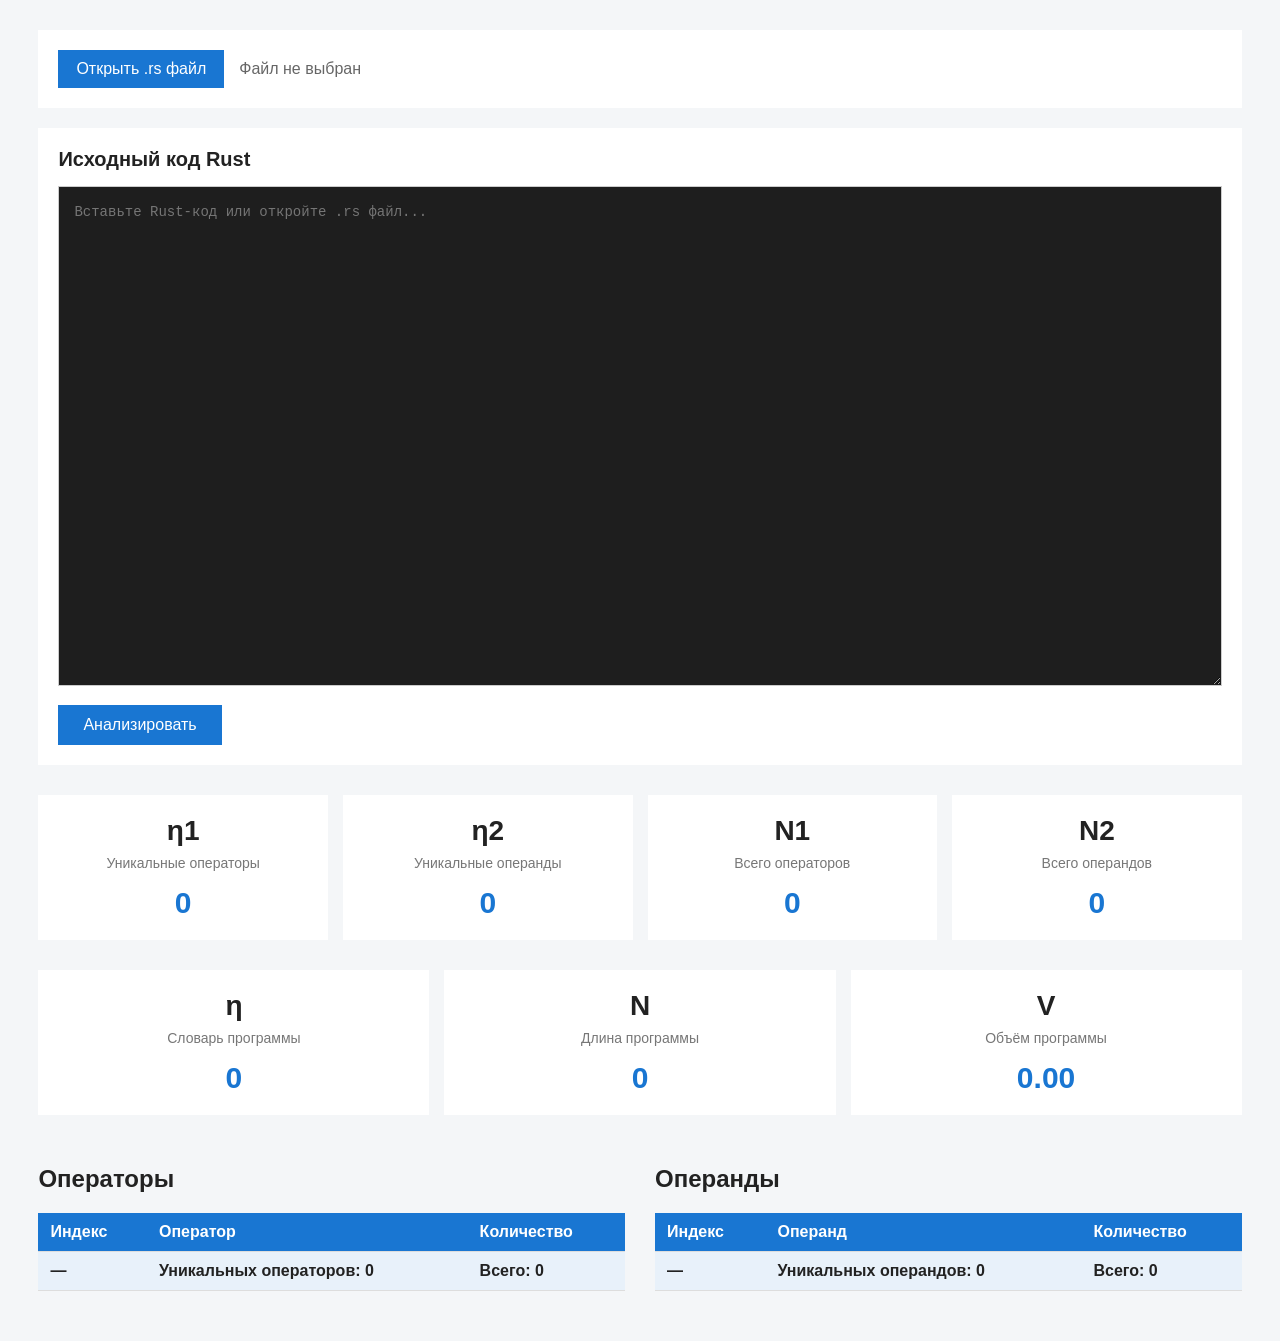
<file: lab1/src/index.html>
<!DOCTYPE html>
<html lang="ru">
<head>
    <meta charset="UTF-8">
    <meta name="viewport" content="width=device-width, initial-scale=1.0">
    <link rel="icon" href="assets/icon.ico" type="image/x-icon">
    <title>АНАЛИЗАТОР МЕТРИХ ХОЛСТЕДА ДЛЯ ЯЗЫКА RUST</title>
    <link rel="stylesheet" href="style.css">
    <script type="importmap">
        {
            "imports": {
                "./analyzer.js": "./analyzer.js"
            }
        }
    </script>
</head>
<body>
    <div class="container">

        <section class="file-section">
            <label for="fileInput" class="file-button">Открыть .rs файл</label>
            <input type="file" id="fileInput" accept=".rs" hidden>
            <span id="fileName">Файл не выбран</span>
        </section>

        <section class="editor-section">
            <div class="section-title">Исходный код Rust</div>
            <textarea id="codeInput" spellcheck="false" placeholder="Вставьте Rust-код или откройте .rs файл..."></textarea>
            <div class="editor-buttons">
                <button id="analyzeButton" class="primary-button">Анализировать</button>
            </div>
        </section>

        <section class="metrics-section">
            <div class="metrics-grid">
                <div class="metric-card">
                    <div class="metric-name">η1</div>
                    <div class="metric-description">Уникальные операторы</div>
                    <div class="metric-value" id="eta1">0</div>
                </div>
                <div class="metric-card">
                    <div class="metric-name">η2</div>
                    <div class="metric-description">Уникальные операнды</div>
                    <div class="metric-value" id="eta2">0</div>
                </div>
                <div class="metric-card">
                    <div class="metric-name">N1</div>
                    <div class="metric-description">Всего операторов</div>
                    <div class="metric-value" id="n1">0</div>
                </div>
                <div class="metric-card">
                    <div class="metric-name">N2</div>
                    <div class="metric-description">Всего операндов</div>
                    <div class="metric-value" id="n2">0</div>
                </div>
            </div>
        </section>

        <section class="metrics-section">
            <div class="metrics-grid">
                <div class="metric-card">
                    <div class="metric-name">η</div>
                    <div class="metric-description">Словарь программы</div>
                    <div class="metric-value" id="eta">0</div>
                </div>
                <div class="metric-card">
                    <div class="metric-name">N</div>
                    <div class="metric-description">Длина программы</div>
                    <div class="metric-value" id="n">0</div>
                </div>
                <div class="metric-card volume-card">
                    <div class="metric-name">V</div>
                    <div class="metric-description">Объём программы</div>
                    <div class="metric-value" id="volume">0</div>
                </div>
            </div>
        </section>


        <section class="tables-container">
            <section class="table-section">
                <h2>Операторы</h2>
                <div class="table-wrapper">
                    <table id="operatorsTable">
                        <thead>
                            <tr>
                                <th>Индекс</th>
                                <th>Оператор</th>
                                <th>Количество</th>
                            </tr>
                        </thead>
                        <tbody></tbody>
                    </table>
                </div>
            </section>

            <section class="table-section">
                <h2>Операнды</h2>
                <div class="table-wrapper">
                    <table id="operandsTable">
                        <thead>
                            <tr>
                                <th>Индекс</th>
                                <th>Операнд</th>
                                <th>Количество</th>
                            </tr>
                        </thead>
                        <tbody></tbody>
                    </table>
                </div>
            </section>
        </section>
    </div>

    <script type="module" src="main.js"></script>
    <script src="analyzer.js"></script>

</body>
</html>
</file>
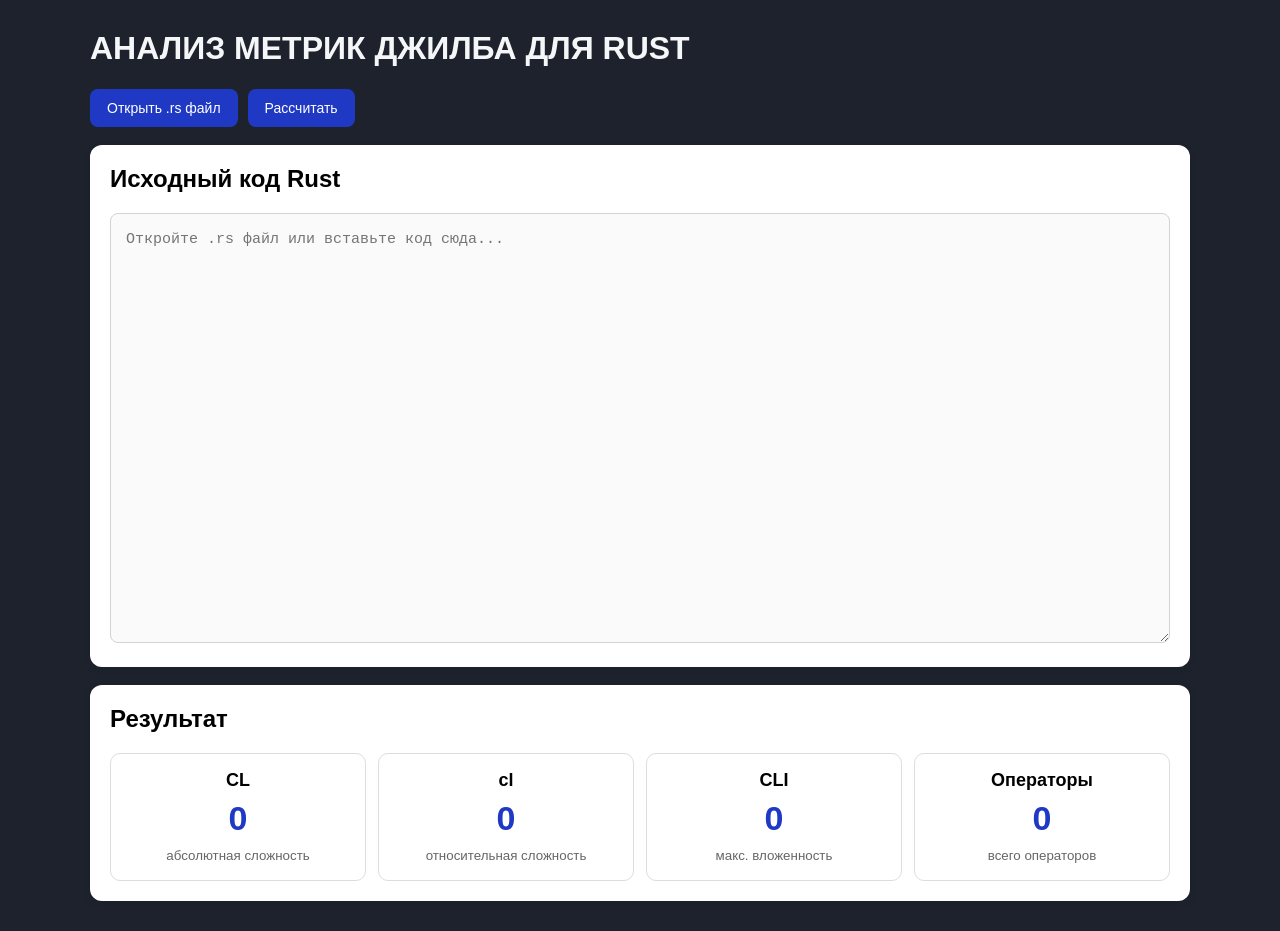
<file: lab2/src/index.html>
<!DOCTYPE html>
<html lang="ru">
<head>
    <meta charset="UTF-8">
    <meta name="viewport" content="width=device-width, initial-scale=1.0">
    <title>МЕТРИКА ДЖИБЛА ДЛЯ RUST</title>
    <link rel="stylesheet" href="style.css">
    <link rel="icon" type="image/x-icon" href="assets/red_icon.png">
</head>
<body>
<div class="container">
    <h1>АНАЛИЗ МЕТРИК ДЖИЛБА ДЛЯ RUST</h1>

    <section class="toolbar">
        <label class="file-button">
            Открыть .rs файл
            <input id="fileInput" type="file" accept=".rs">
        </label>
        <button id="analyzeButton">Рассчитать</button>
    </section>

    <section class="editor-section">
        <h2>Исходный код Rust</h2>
        <textarea id="sourceCode" spellcheck="false"
            placeholder="Откройте .rs файл или вставьте код сюда..."></textarea>
    </section>

    <section class="result-section">
        <h2>Результат</h2>
        <div id="error" class="error hidden"></div>
        <div class="metrics">
            <div class="metric"><span>CL</span><strong id="cl">0</strong><small>абсолютная сложность</small></div>
            <div class="metric"><span>cl</span><strong id="relativeCl">0</strong><small>относительная сложность</small></div>
            <div class="metric"><span>CLI</span><strong id="cli">0</strong><small>макс. вложенность</small></div>
            <div class="metric"><span>Операторы</span><strong id="operators">0</strong><small>всего операторов</small></div>
        </div>

    </section>
</div>
<script type="module" src="app.js"></script>
</body>
</html>
</file>
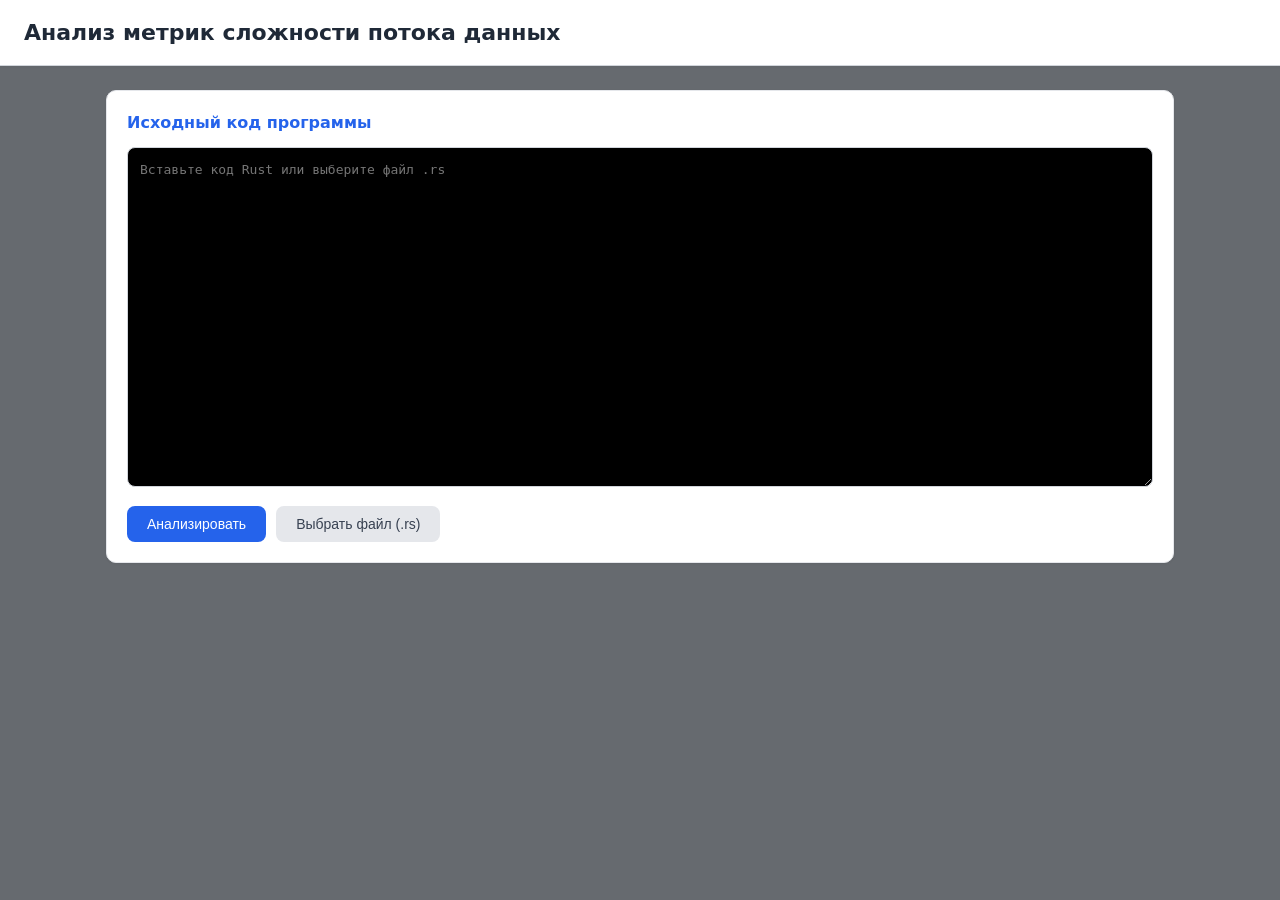
<file: lab3/src/index.html>
<!DOCTYPE html>
<html lang="ru">
<head>
<meta charset="UTF-8">
<title>Метрики потока данных — Rust</title>
<link rel="stylesheet" href="style.css">
    <link rel="icon" type="image/x-icon" href="assets/red_icon.png">
</head>
<body>
<header>
  <h1>Анализ метрик сложности потока данных</h1>
  
</header>

<main>
  <section class="card">
    <h2>Исходный код программы</h2>
    <textarea id="src" spellcheck="false" placeholder="Вставьте код Rust или выберите файл .rs"></textarea>
    <div class="controls">
      <button id="analyze">Анализировать</button>
      <button id="chooseFile" class="secondary">Выбрать файл (.rs)</button>
      <input type="file" id="fileInput" accept=".rs,text/plain" hidden>
      <span id="fileName" class="filename"></span>
    </div>
  </section>

  <section class="card" id="spenSection" hidden>
    <h2>Таблица спенов (аналог табл. 8)</h2>
    <div id="spenTable"></div>
    <p class="total" id="spenTotal"></p>
  </section>

  <section class="card" id="chepinSection" hidden>
    <h2>Метрики Чепина (аналог табл. 9)</h2>
    <div id="chepinTable"></div>
    <div id="chepinFormula"></div>
  </section>


</main>

<script src="parser.js"></script>
<script src="ui.js"></script>
</body>
</html>
</file>
<file: lab1/src/style.css>
* {
    box-sizing: border-box;
}

body {
    margin: 0;
    font-family:
        Arial,
        Helvetica,
        sans-serif;

    background: #f4f6f8;
    color: #222;
}


.container {
    width: min(1400px, 94%);
    margin: 0 auto;
    padding: 30px 0 50px;
}


.header {
    text-align: center;
    margin-bottom: 30px;
}

.header h1 {
    margin: 0 0 10px;
    font-size: 32px;
}

.header p {
    margin: 0;
    font-size: 17px;
}

.file-section {
    display: flex;
    align-items: center;
    gap: 15px;
    margin-bottom: 20px;
    padding: 20px;
    background: white;
}

.file-button {
    display: inline-block;
    padding: 10px 18px;
    background: #1976d2;
    color: white;
    cursor: pointer;
    transition: 0.2s;
}

.file-button:hover {
    background: #125ca3;
}

#fileName {
    color: #666;
    word-break: break-all;
}

.editor-section {
    background: white;
    padding: 20px;
    margin-bottom: 30px;
}

.section-title {
    font-size: 20px;
    font-weight: bold;
    margin-bottom: 15px;
}

#codeInput {
    width: 100%;
    min-height: 500px;
    resize: vertical;
    padding: 15px;
    border: 1px solid #ccc;
    background: #1e1e1e;
    color: #e6e6e6;
    font-family:
        Consolas,
        "Courier New",
        monospace;

    font-size: 14px;
    line-height: 1.5;
    outline: none;
}

#codeInput:focus {
    border-color: #1976d2;
}

.editor-buttons {
    margin-top: 15px;
}

.primary-button {
    border: none;
    padding: 11px 25px;
    background: #1976d2;
    color: white;
    font-size: 16px;
    cursor: pointer;
}

.primary-button:hover {
    background: #125ca3;
}


.metrics-section {
    margin-bottom: 30px;
}

.metrics-section h2 {
    margin-bottom: 15px;
}

.metrics-grid {
    display: grid;

    grid-template-columns:
        repeat(
            auto-fit,
            minmax(190px, 1fr)
        );

    gap: 15px;
}

.metric-card {
    background: white;
    padding: 20px;
    text-align: center;
}


.metric-name {
    font-size: 28px;
    font-weight: bold;
    margin-bottom: 8px;
}


.metric-description {
    color: #777;
    font-size: 14px;
    margin-bottom: 15px;
}


.metric-value {
    font-size: 30px;
    font-weight: bold;
    color: #1976d2;
}


.tables-container {
    display: flex;
    gap: 30px;
    align-items: flex-start;
    flex-wrap: wrap;
}

.tables-container .table-section {
    flex: 1;
    min-width: 300px;
    margin-bottom: 0;
}

.table-section {
    margin-bottom: 30px;
}


.table-wrapper {
    overflow-x: auto;
    background: white;
}

table {
    width: 100%;
    border-collapse: collapse;
}

th,
td {
    padding: 10px 12px;
    border-bottom: 1px solid #ddd;
    text-align: left;
}

th {
    background: #1976d2;
    color: white;
}

tr:hover td {
    background: #f5f8fb;
}

.total-row td {
    font-weight: bold;
    background: #e8f1fa;
}
</file>
<file: lab2/src/style.css>
* { box-sizing: border-box; }
body {
    margin: 0;
    font-family: Arial, sans-serif;
    background: #1d222c;
    
}
.container {
    width: min(1100px, 94%);
    margin: 30px auto;
}
h1 {
    margin-bottom: 22px;
    color: #f5f6f8; 
}
h2 { margin-top: 0; }
.toolbar {
    display: flex;
    gap: 10px;
    margin-bottom: 18px;
    flex-wrap: wrap;
}
button, .file-button {
    border: 0;
    border-radius: 8px;
    padding: 11px 17px;
    background: #2039c5;
    color: white;
    cursor: pointer;
    font-size: 14px;
}
.file-button input { display: none; }
button:hover, .file-button:hover { opacity: .85; }
.editor-section, .result-section {
    background: white;
    border-radius: 12px;
    padding: 20px;
    margin-bottom: 18px;
    box-shadow: 0 2px 8px rgba(0,0,0,.08);
}
#sourceCode {
    width: 100%;
    min-height: 430px;
    resize: vertical;
    padding: 15px;
    border: 1px solid #d0d3d8;
    border-radius: 8px;
    font: 15px/1.5 Consolas, monospace;
    background: #fafafa;
}
.metrics {
    display: grid;
    grid-template-columns: repeat(4, 1fr);
    gap: 12px;
}
.metric {
    border: 1px solid #ddd;
    border-radius: 10px;
    padding: 16px;
    text-align: center;
}
.metric span {
    display: block;
    font-size: 18px;
    font-weight: bold;
}
.metric strong {
    display: block;
    font-size: 34px;
    margin: 8px 0;
    color:  #2039c5;
}
.metric small { color: #666; }
.details {
    font-family: Consolas, monospace;
    white-space: pre-wrap;
    background: #f7f7f7;
    padding: 15px;
    border-radius: 8px;
}
.error {
    background: #ffe7e7;
    color: #9b0000;
    padding: 10px;
    border-radius: 8px;
    margin-bottom: 12px;
}
.hidden { display: none; }

@media (max-width: 750px) {
    .metrics { grid-template-columns: repeat(2, 1fr); }
}
</file>
<file: lab3/src/style.css>
* { 
  box-sizing: border-box;
  margin: 0;
  padding: 0; 
  font-size: 16px;
}

body {
  font-family: 'Segoe UI', system-ui, sans-serif;
  background: #666a6f; 
  color: #333333; 
  line-height: 1.5;
}

header {
  padding: 16px 24px;
  background: #ffffff;
  border-bottom: 1px solid #d1d5db;
  box-shadow: 0 1px 3px rgba(0,0,0,0.05);
}

header h1 { font-size: 22px; color: #1f2937; }

main { 
  max-width: 1100px; 
  margin: 0 auto; 
  padding: 24px 16px; 
  display: grid; 
  gap: 20px; 
}

.card {
  background: #ffffff; 
  border: 1px solid #e5e7eb; 
  border-radius: 10px;
  padding: 20px;
  box-shadow: 0 1px 3px rgba(0,0,0,0.05);
}

.card h2 { font-size: 16px; margin-bottom: 12px; color: #2563eb; }

textarea {
  width: 100%; height: 340px; resize: vertical;
  background: #000000; color: #ffffff; border: 1px solid #d1d5db;
  border-radius: 8px; padding: 12px; font-family: 'Consolas', monospace;
  font-size: 13px; line-height: 1.6; tab-size: 4;
}

textarea:focus {
  outline: none;
  border-color: #2563eb;
  box-shadow: 0 0 0 3px rgba(37, 99, 235, 0.1);
}

.controls { margin-top: 12px; display: flex; gap: 10px; align-items: center; }

button {
  background: #2563eb; color: #ffffff; border: 0; border-radius: 8px;
  padding: 10px 20px; font-size: 14px; cursor: pointer; transition: .2s;
  font-weight: 500;
}

button:hover { background: #1d4ed8; }

button.secondary { 
  background: #e5e7eb; 
  color: #374151;
}

button.secondary:hover { 
  background: #d1d5db; 
}

table { width: 100%; border-collapse: collapse; font-size: 13px; }
th, td { border: 1px solid #e5e7eb; padding: 8px 10px; text-align: center; }
th { background: #f3f4f6; color: #4b5563; font-weight: 600; }

td.id { font-family: monospace; color: #d97706; font-weight: bold; }

tr:nth-child(even) td { background: #f9fafb; }

td.highlight { 
  background: #ecfdf5; 
  font-weight: bold; 
  color: #059669; 
}

.total { margin-top: 10px; font-size: 15px; color: #059669; font-weight: 600; }

#chepinFormula { margin-top: 16px; display: grid; gap: 8px; }

.formula {
  background: #f8fafc; 
  border-left: 3px solid #2563eb;
  padding: 10px 14px; 
  border-radius: 6px; 
  font-family: monospace; 
  font-size: 15px;
  color: #000000;
}

.formula .val { color: #059669; font-weight: bold; }

canvas { 
  width: 100%; 
  max-width: 700px; 
  background: #fafafa; 
  border-radius: 8px; 
  border: 1px solid #e5e7eb;
}

.filename {
  align-self: center;
  color: #2563eb;
  font-size: 13px;
  font-family: Consolas, monospace;
  font-weight: 500;
}

@media (max-width: 640px) { textarea { height: 240px; } }
</file>
